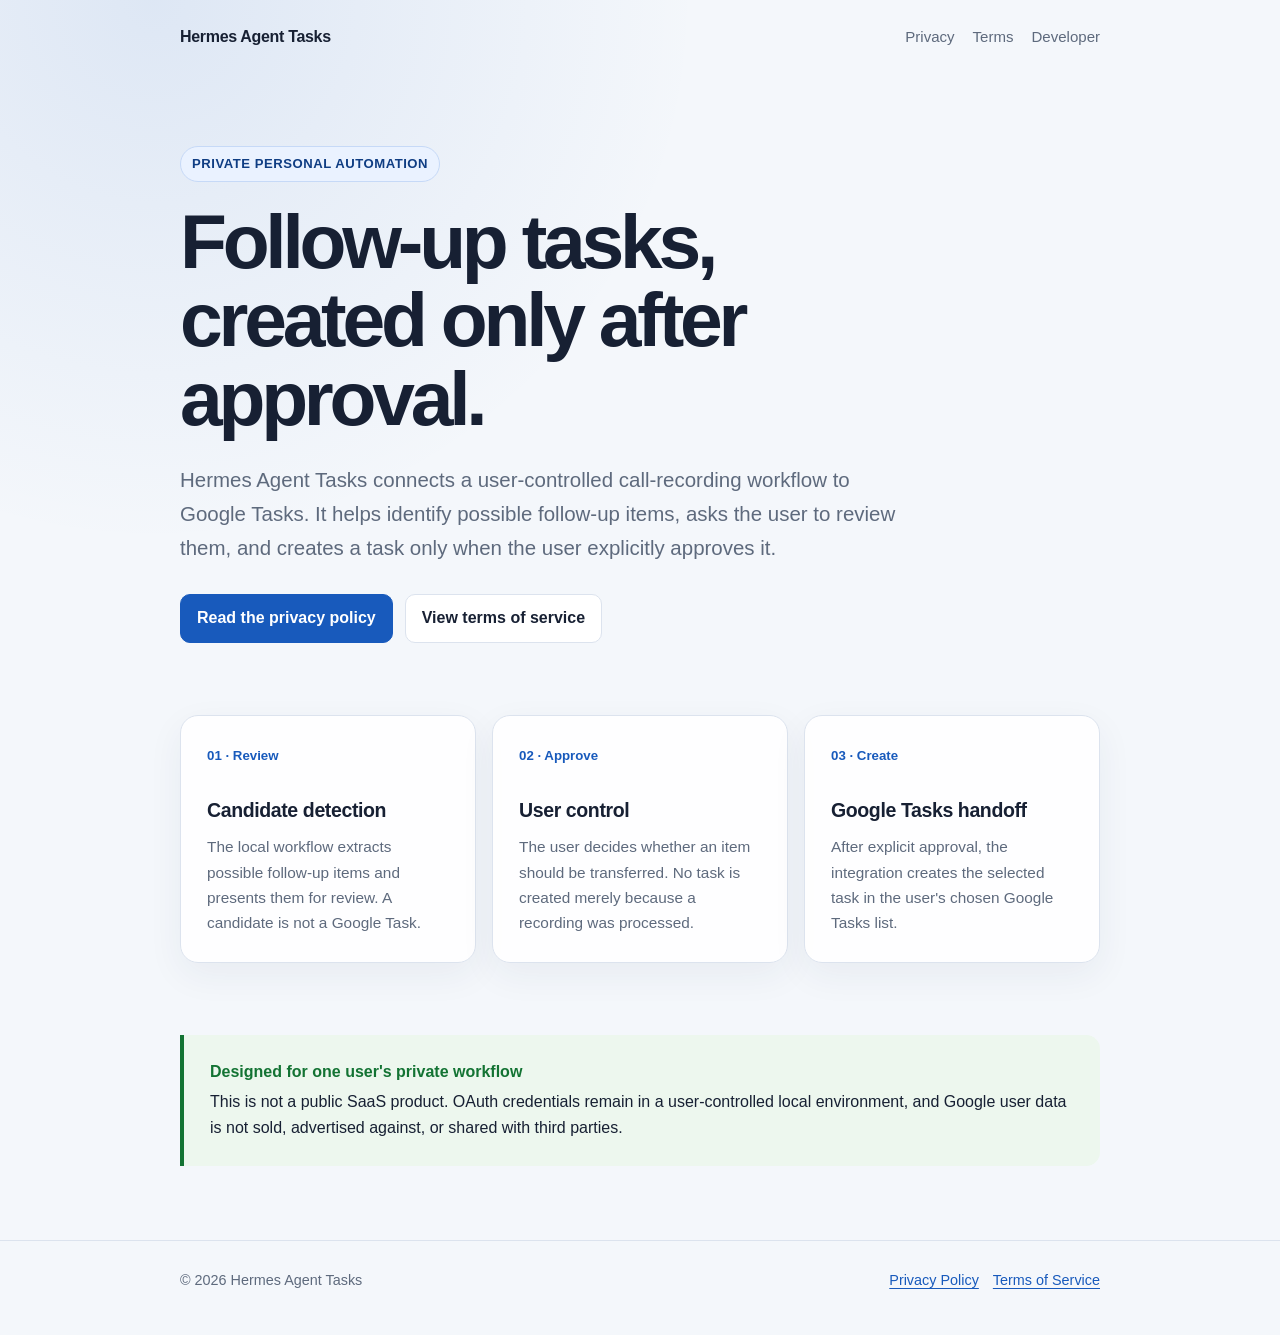
<file: index.html>
<!doctype html>
<html lang="en">
<head>
  <meta charset="utf-8">
  <meta name="viewport" content="width=device-width, initial-scale=1">
  <meta name="description" content="Hermes Agent Tasks is a private, user-controlled Google Tasks automation for approved follow-up items.">
  <meta name="theme-color" content="#185abc">
  <link rel="canonical" href="https://chunzae1989-design.github.io/">
  <link rel="stylesheet" href="./style.css">
  <title>Hermes Agent Tasks</title>
</head>
<body>
  <div class="shell">
    <nav class="nav" aria-label="Primary navigation">
      <a class="brand" href="./">Hermes Agent Tasks</a>
      <div class="nav-links">
        <a href="./privacy/">Privacy</a>
        <a href="./terms/">Terms</a>
        <a href="https://github.com/chunzae1989-design">Developer</a>
      </div>
    </nav>

    <main>
      <section class="hero">
        <span class="eyebrow">Private personal automation</span>
        <h1>Follow-up tasks, created only after approval.</h1>
        <p class="lede">
          Hermes Agent Tasks connects a user-controlled call-recording workflow to Google Tasks.
          It helps identify possible follow-up items, asks the user to review them, and creates a task only when the user explicitly approves it.
        </p>
        <div class="actions">
          <a class="button primary" href="./privacy/">Read the privacy policy</a>
          <a class="button" href="./terms/">View terms of service</a>
        </div>
      </section>

      <section class="grid" aria-label="How the integration works">
        <article class="card">
          <span class="number">01 · Review</span>
          <h2>Candidate detection</h2>
          <p>The local workflow extracts possible follow-up items and presents them for review. A candidate is not a Google Task.</p>
        </article>
        <article class="card">
          <span class="number">02 · Approve</span>
          <h2>User control</h2>
          <p>The user decides whether an item should be transferred. No task is created merely because a recording was processed.</p>
        </article>
        <article class="card">
          <span class="number">03 · Create</span>
          <h2>Google Tasks handoff</h2>
          <p>After explicit approval, the integration creates the selected task in the user's chosen Google Tasks list.</p>
        </article>
      </section>

      <aside class="notice">
        <strong>Designed for one user's private workflow</strong>
        This is not a public SaaS product. OAuth credentials remain in a user-controlled local environment, and Google user data is not sold, advertised against, or shared with third parties.
      </aside>
    </main>
  </div>

  <footer>
    <div class="shell">
      <span>© 2026 Hermes Agent Tasks</span>
      <nav aria-label="Legal navigation">
        <a href="./privacy/">Privacy Policy</a>
        <a href="./terms/">Terms of Service</a>
      </nav>
    </div>
  </footer>
</body>
</html>
</file>
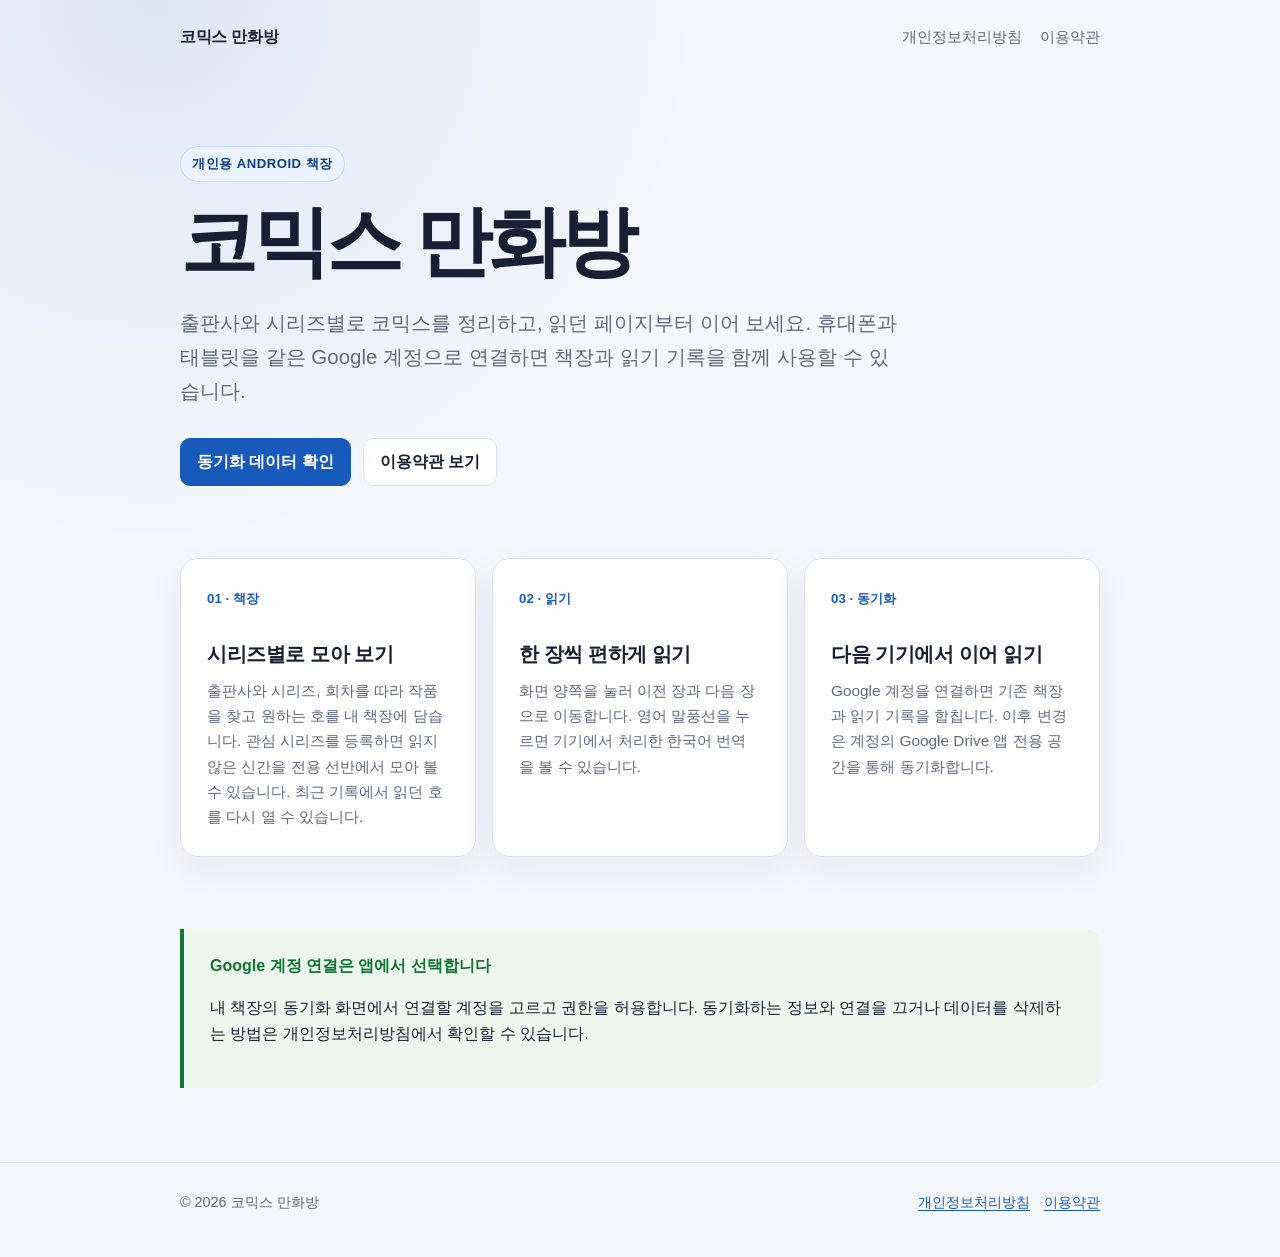
<file: comic-room/index.html>
<!doctype html>
<html lang="ko">
<head>
  <meta charset="utf-8">
  <meta name="viewport" content="width=device-width, initial-scale=1">
  <meta name="description" content="코믹스 만화방은 코믹스를 시리즈별로 정리하고, 같은 Google 계정으로 책장과 읽던 페이지를 이어 보는 개인용 Android 앱입니다.">
  <meta name="theme-color" content="#185abc">
  <link rel="canonical" href="https://chunzae1989-design.github.io/comic-room/">
  <link rel="stylesheet" href="../style.css">
  <title>코믹스 만화방 · Comic Room</title>
</head>
<body>
  <div class="shell">
    <nav class="nav" aria-label="주 메뉴">
      <a class="brand" href="./">코믹스 만화방</a>
      <div class="nav-links">
        <a href="./privacy/">개인정보처리방침</a>
        <a href="./terms/">이용약관</a>
      </div>
    </nav>
    <main>
      <section class="hero" aria-labelledby="app-title">
        <span class="eyebrow">개인용 Android 책장</span>
        <h1 id="app-title">코믹스 만화방</h1>
        <p class="lede">출판사와 시리즈별로 코믹스를 정리하고, 읽던 페이지부터 이어 보세요. 휴대폰과 태블릿을 같은 Google 계정으로 연결하면 책장과 읽기 기록을 함께 사용할 수 있습니다.</p>
        <div class="actions">
          <a class="button primary" href="./privacy/">동기화 데이터 확인</a>
          <a class="button" href="./terms/">이용약관 보기</a>
        </div>
      </section>
      <section class="grid" aria-label="앱에서 할 수 있는 일">
        <article class="card">
          <span class="number">01 · 책장</span>
          <h2>시리즈별로 모아 보기</h2>
          <p>출판사와 시리즈, 회차를 따라 작품을 찾고 원하는 호를 내 책장에 담습니다. 관심 시리즈를 등록하면 읽지 않은 신간을 전용 선반에서 모아 볼 수 있습니다. 최근 기록에서 읽던 호를 다시 열 수 있습니다.</p>
        </article>
        <article class="card">
          <span class="number">02 · 읽기</span>
          <h2>한 장씩 편하게 읽기</h2>
          <p>화면 양쪽을 눌러 이전 장과 다음 장으로 이동합니다. 영어 말풍선을 누르면 기기에서 처리한 한국어 번역을 볼 수 있습니다.</p>
        </article>
        <article class="card">
          <span class="number">03 · 동기화</span>
          <h2>다음 기기에서 이어 읽기</h2>
          <p>Google 계정을 연결하면 기존 책장과 읽기 기록을 합칩니다. 이후 변경은 계정의 Google Drive 앱 전용 공간을 통해 동기화합니다.</p>
        </article>
      </section>
      <aside class="notice">
        <strong>Google 계정 연결은 앱에서 선택합니다</strong>
        <p>내 책장의 동기화 화면에서 연결할 계정을 고르고 권한을 허용합니다. 동기화하는 정보와 연결을 끄거나 데이터를 삭제하는 방법은 개인정보처리방침에서 확인할 수 있습니다.</p>
      </aside>
    </main>
  </div>
  <footer>
    <div class="shell">
      <span>© 2026 코믹스 만화방</span>
      <nav aria-label="안내 문서">
        <a href="./privacy/">개인정보처리방침</a>
        <a href="./terms/">이용약관</a>
      </nav>
    </div>
  </footer>
</body>
</html>
</file>
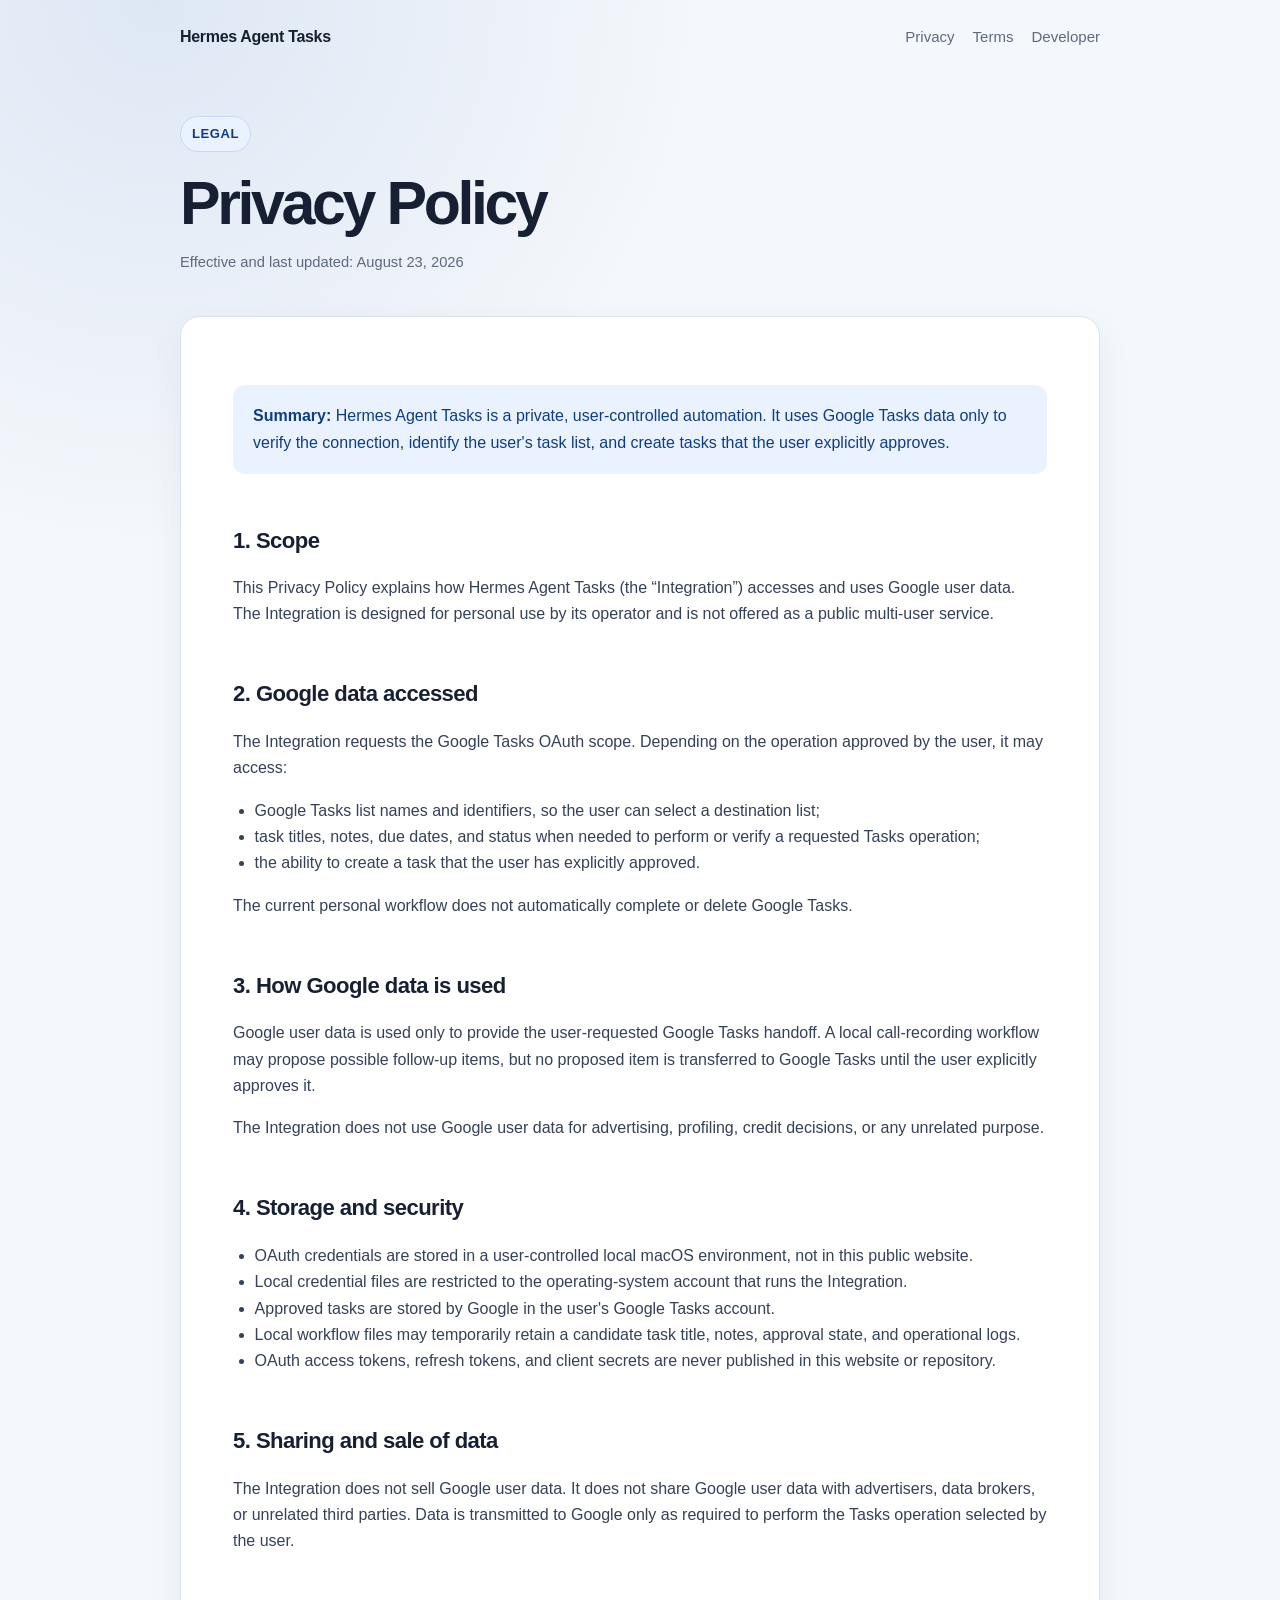
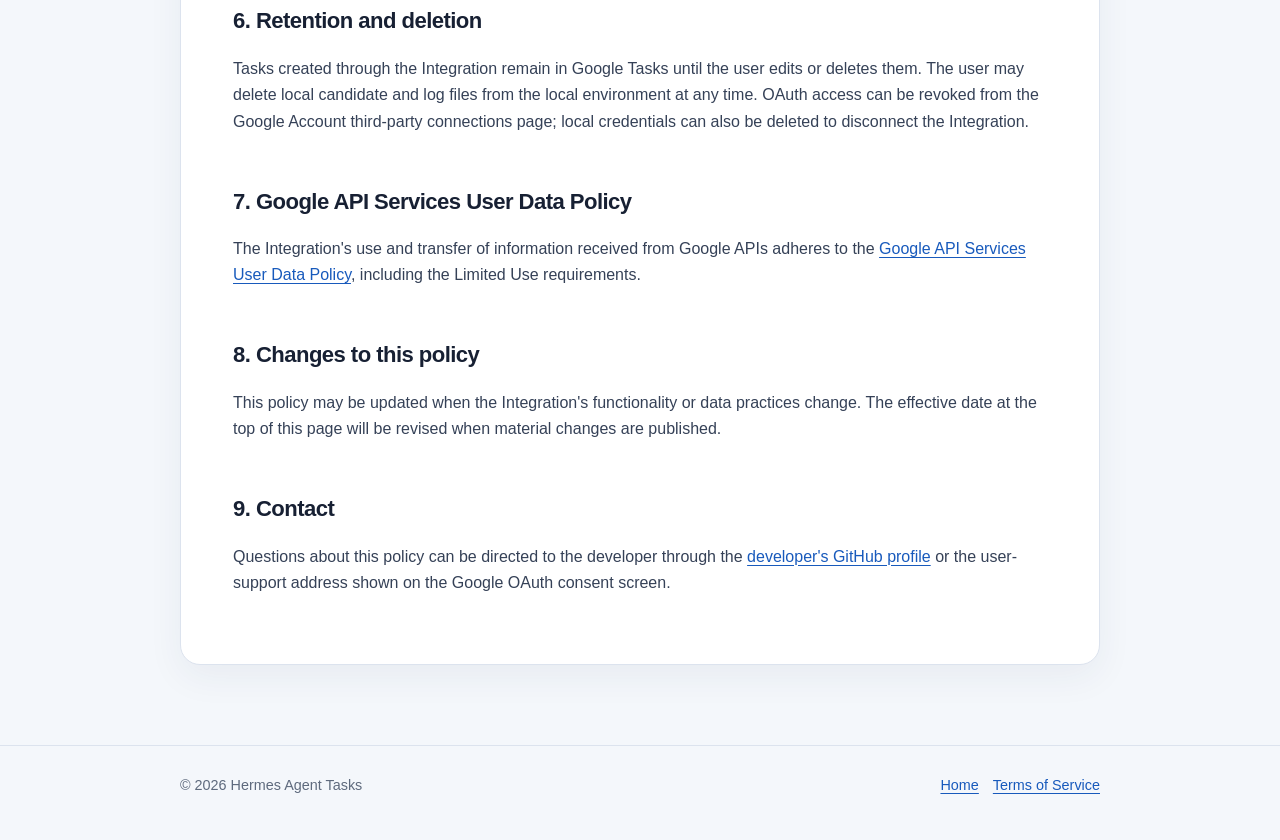
<file: privacy/index.html>
<!doctype html>
<html lang="en">
<head>
  <meta charset="utf-8">
  <meta name="viewport" content="width=device-width, initial-scale=1">
  <meta name="description" content="Privacy Policy for the Hermes Agent Tasks Google Tasks integration.">
  <meta name="theme-color" content="#185abc">
  <link rel="canonical" href="https://chunzae1989-design.github.io/privacy/">
  <link rel="stylesheet" href="../style.css">
  <title>Privacy Policy · Hermes Agent Tasks</title>
</head>
<body>
  <div class="shell">
    <nav class="nav" aria-label="Primary navigation">
      <a class="brand" href="../">Hermes Agent Tasks</a>
      <div class="nav-links">
        <a href="./" aria-current="page">Privacy</a>
        <a href="../terms/">Terms</a>
        <a href="https://github.com/chunzae1989-design">Developer</a>
      </div>
    </nav>

    <main class="document">
      <header>
        <span class="eyebrow">Legal</span>
        <h1>Privacy Policy</h1>
        <p class="updated">Effective and last updated: August 23, 2026</p>
      </header>

      <article class="prose">
        <p class="summary"><strong>Summary:</strong> Hermes Agent Tasks is a private, user-controlled automation. It uses Google Tasks data only to verify the connection, identify the user's task list, and create tasks that the user explicitly approves.</p>

        <h2>1. Scope</h2>
        <p>This Privacy Policy explains how Hermes Agent Tasks (the “Integration”) accesses and uses Google user data. The Integration is designed for personal use by its operator and is not offered as a public multi-user service.</p>

        <h2>2. Google data accessed</h2>
        <p>The Integration requests the Google Tasks OAuth scope. Depending on the operation approved by the user, it may access:</p>
        <ul>
          <li>Google Tasks list names and identifiers, so the user can select a destination list;</li>
          <li>task titles, notes, due dates, and status when needed to perform or verify a requested Tasks operation;</li>
          <li>the ability to create a task that the user has explicitly approved.</li>
        </ul>
        <p>The current personal workflow does not automatically complete or delete Google Tasks.</p>

        <h2>3. How Google data is used</h2>
        <p>Google user data is used only to provide the user-requested Google Tasks handoff. A local call-recording workflow may propose possible follow-up items, but no proposed item is transferred to Google Tasks until the user explicitly approves it.</p>
        <p>The Integration does not use Google user data for advertising, profiling, credit decisions, or any unrelated purpose.</p>

        <h2>4. Storage and security</h2>
        <ul>
          <li>OAuth credentials are stored in a user-controlled local macOS environment, not in this public website.</li>
          <li>Local credential files are restricted to the operating-system account that runs the Integration.</li>
          <li>Approved tasks are stored by Google in the user's Google Tasks account.</li>
          <li>Local workflow files may temporarily retain a candidate task title, notes, approval state, and operational logs.</li>
          <li>OAuth access tokens, refresh tokens, and client secrets are never published in this website or repository.</li>
        </ul>

        <h2>5. Sharing and sale of data</h2>
        <p>The Integration does not sell Google user data. It does not share Google user data with advertisers, data brokers, or unrelated third parties. Data is transmitted to Google only as required to perform the Tasks operation selected by the user.</p>

        <h2>6. Retention and deletion</h2>
        <p>Tasks created through the Integration remain in Google Tasks until the user edits or deletes them. The user may delete local candidate and log files from the local environment at any time. OAuth access can be revoked from the Google Account third-party connections page; local credentials can also be deleted to disconnect the Integration.</p>

        <h2>7. Google API Services User Data Policy</h2>
        <p>The Integration's use and transfer of information received from Google APIs adheres to the <a href="https://developers.google.com/terms/api-services-user-data-policy">Google API Services User Data Policy</a>, including the Limited Use requirements.</p>

        <h2>8. Changes to this policy</h2>
        <p>This policy may be updated when the Integration's functionality or data practices change. The effective date at the top of this page will be revised when material changes are published.</p>

        <h2>9. Contact</h2>
        <p>Questions about this policy can be directed to the developer through the <a href="https://github.com/chunzae1989-design">developer's GitHub profile</a> or the user-support address shown on the Google OAuth consent screen.</p>
      </article>
    </main>
  </div>

  <footer>
    <div class="shell">
      <span>© 2026 Hermes Agent Tasks</span>
      <nav aria-label="Legal navigation">
        <a href="../">Home</a>
        <a href="../terms/">Terms of Service</a>
      </nav>
    </div>
  </footer>
</body>
</html>
</file>
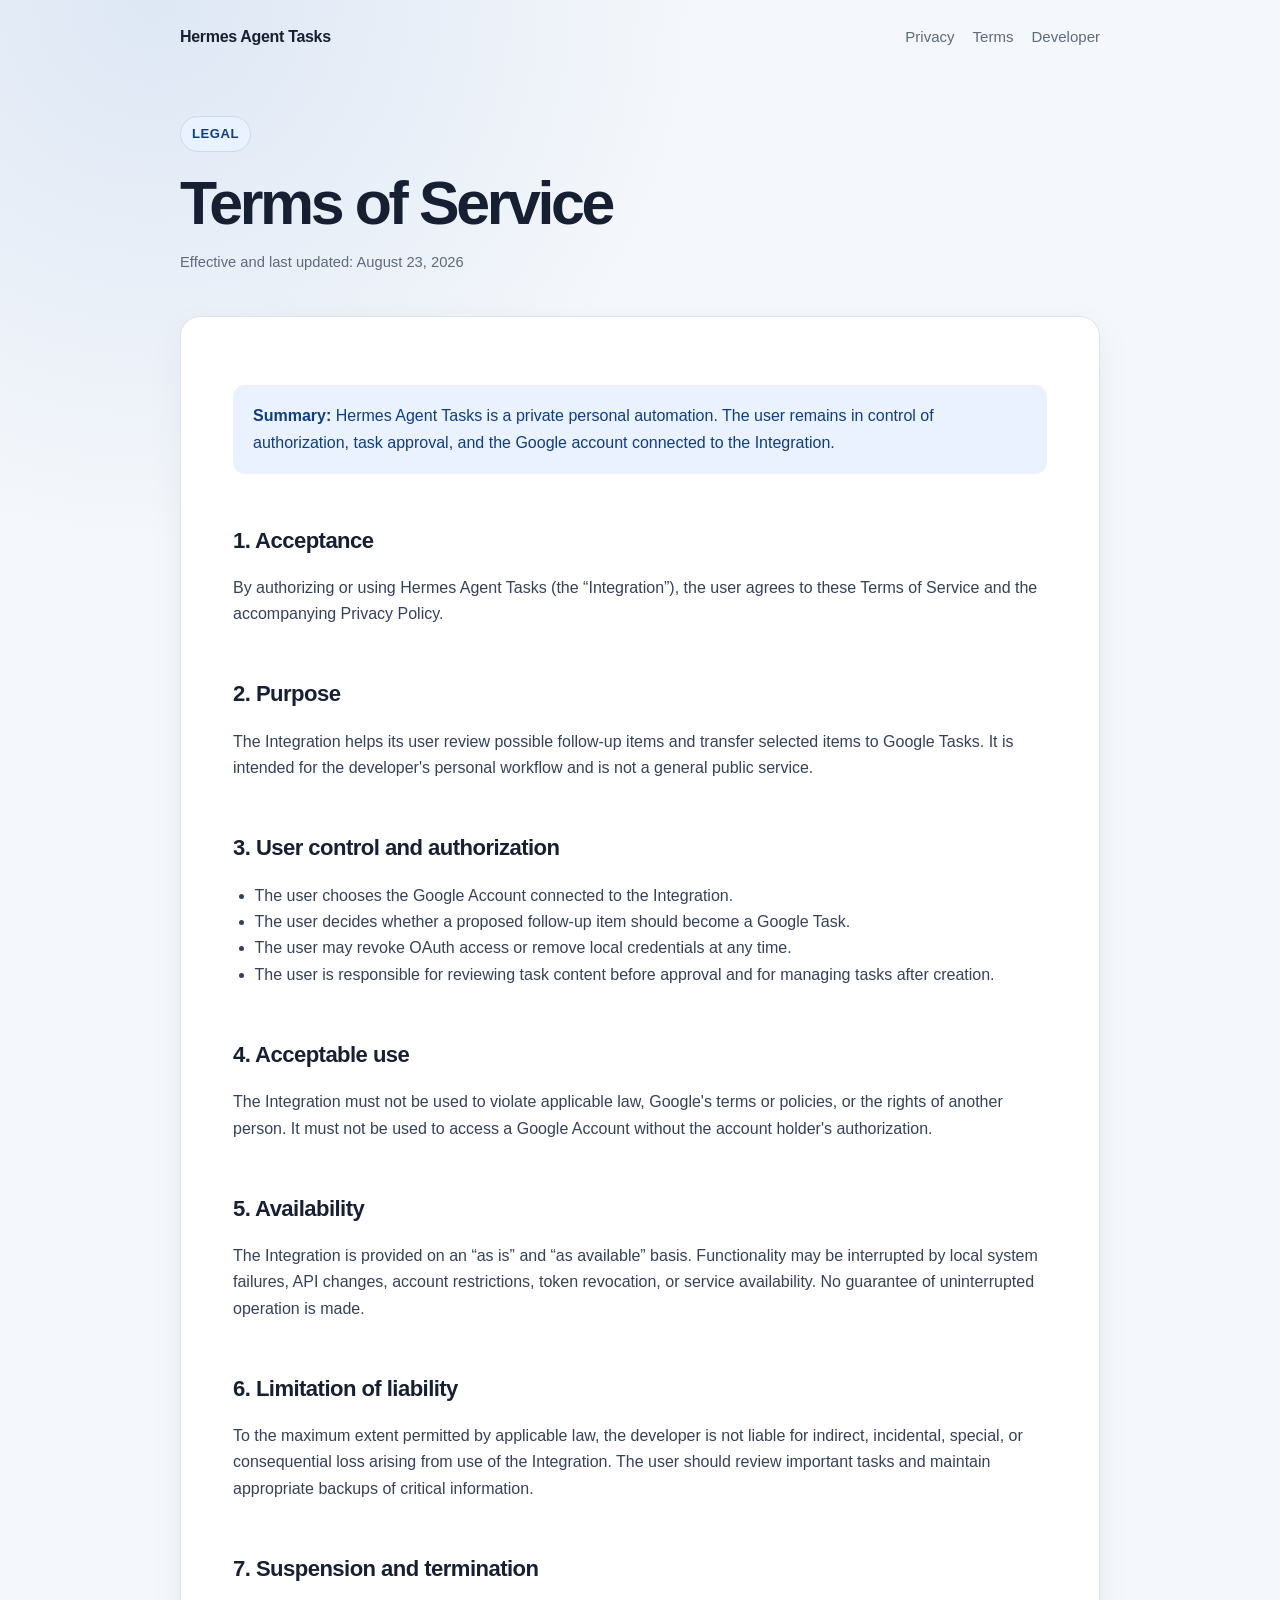
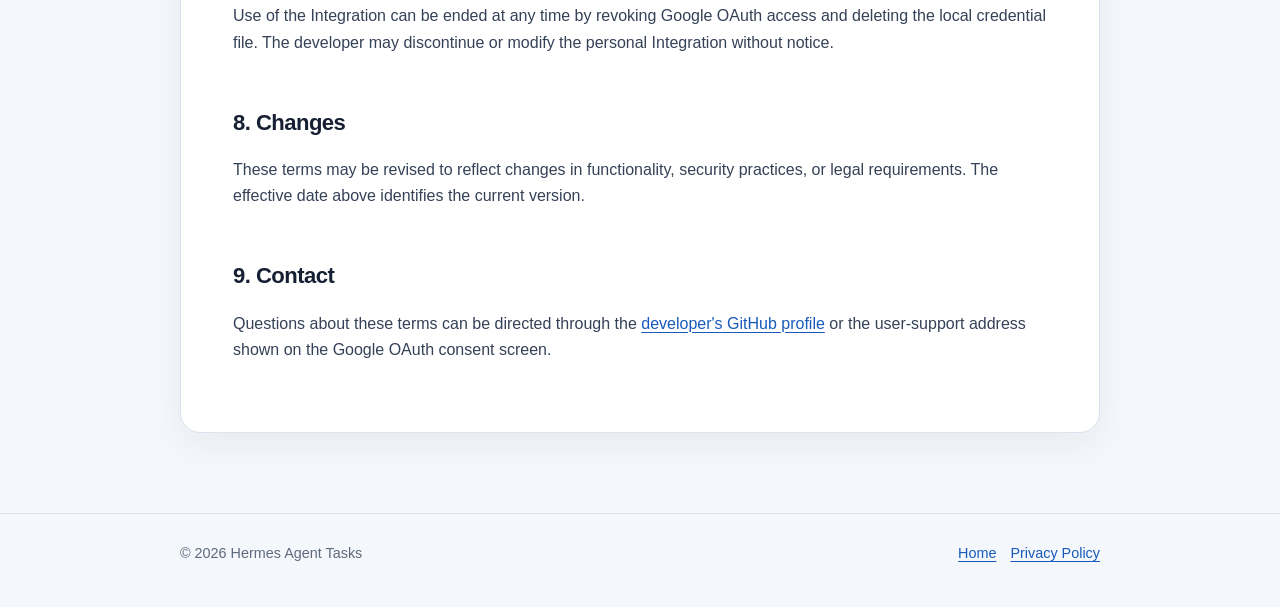
<file: terms/index.html>
<!doctype html>
<html lang="en">
<head>
  <meta charset="utf-8">
  <meta name="viewport" content="width=device-width, initial-scale=1">
  <meta name="description" content="Terms of Service for the Hermes Agent Tasks Google Tasks integration.">
  <meta name="theme-color" content="#185abc">
  <link rel="canonical" href="https://chunzae1989-design.github.io/terms/">
  <link rel="stylesheet" href="../style.css">
  <title>Terms of Service · Hermes Agent Tasks</title>
</head>
<body>
  <div class="shell">
    <nav class="nav" aria-label="Primary navigation">
      <a class="brand" href="../">Hermes Agent Tasks</a>
      <div class="nav-links">
        <a href="../privacy/">Privacy</a>
        <a href="./" aria-current="page">Terms</a>
        <a href="https://github.com/chunzae1989-design">Developer</a>
      </div>
    </nav>

    <main class="document">
      <header>
        <span class="eyebrow">Legal</span>
        <h1>Terms of Service</h1>
        <p class="updated">Effective and last updated: August 23, 2026</p>
      </header>

      <article class="prose">
        <p class="summary"><strong>Summary:</strong> Hermes Agent Tasks is a private personal automation. The user remains in control of authorization, task approval, and the Google account connected to the Integration.</p>

        <h2>1. Acceptance</h2>
        <p>By authorizing or using Hermes Agent Tasks (the “Integration”), the user agrees to these Terms of Service and the accompanying Privacy Policy.</p>

        <h2>2. Purpose</h2>
        <p>The Integration helps its user review possible follow-up items and transfer selected items to Google Tasks. It is intended for the developer's personal workflow and is not a general public service.</p>

        <h2>3. User control and authorization</h2>
        <ul>
          <li>The user chooses the Google Account connected to the Integration.</li>
          <li>The user decides whether a proposed follow-up item should become a Google Task.</li>
          <li>The user may revoke OAuth access or remove local credentials at any time.</li>
          <li>The user is responsible for reviewing task content before approval and for managing tasks after creation.</li>
        </ul>

        <h2>4. Acceptable use</h2>
        <p>The Integration must not be used to violate applicable law, Google's terms or policies, or the rights of another person. It must not be used to access a Google Account without the account holder's authorization.</p>

        <h2>5. Availability</h2>
        <p>The Integration is provided on an “as is” and “as available” basis. Functionality may be interrupted by local system failures, API changes, account restrictions, token revocation, or service availability. No guarantee of uninterrupted operation is made.</p>

        <h2>6. Limitation of liability</h2>
        <p>To the maximum extent permitted by applicable law, the developer is not liable for indirect, incidental, special, or consequential loss arising from use of the Integration. The user should review important tasks and maintain appropriate backups of critical information.</p>

        <h2>7. Suspension and termination</h2>
        <p>Use of the Integration can be ended at any time by revoking Google OAuth access and deleting the local credential file. The developer may discontinue or modify the personal Integration without notice.</p>

        <h2>8. Changes</h2>
        <p>These terms may be revised to reflect changes in functionality, security practices, or legal requirements. The effective date above identifies the current version.</p>

        <h2>9. Contact</h2>
        <p>Questions about these terms can be directed through the <a href="https://github.com/chunzae1989-design">developer's GitHub profile</a> or the user-support address shown on the Google OAuth consent screen.</p>
      </article>
    </main>
  </div>

  <footer>
    <div class="shell">
      <span>© 2026 Hermes Agent Tasks</span>
      <nav aria-label="Legal navigation">
        <a href="../">Home</a>
        <a href="../privacy/">Privacy Policy</a>
      </nav>
    </div>
  </footer>
</body>
</html>
</file>
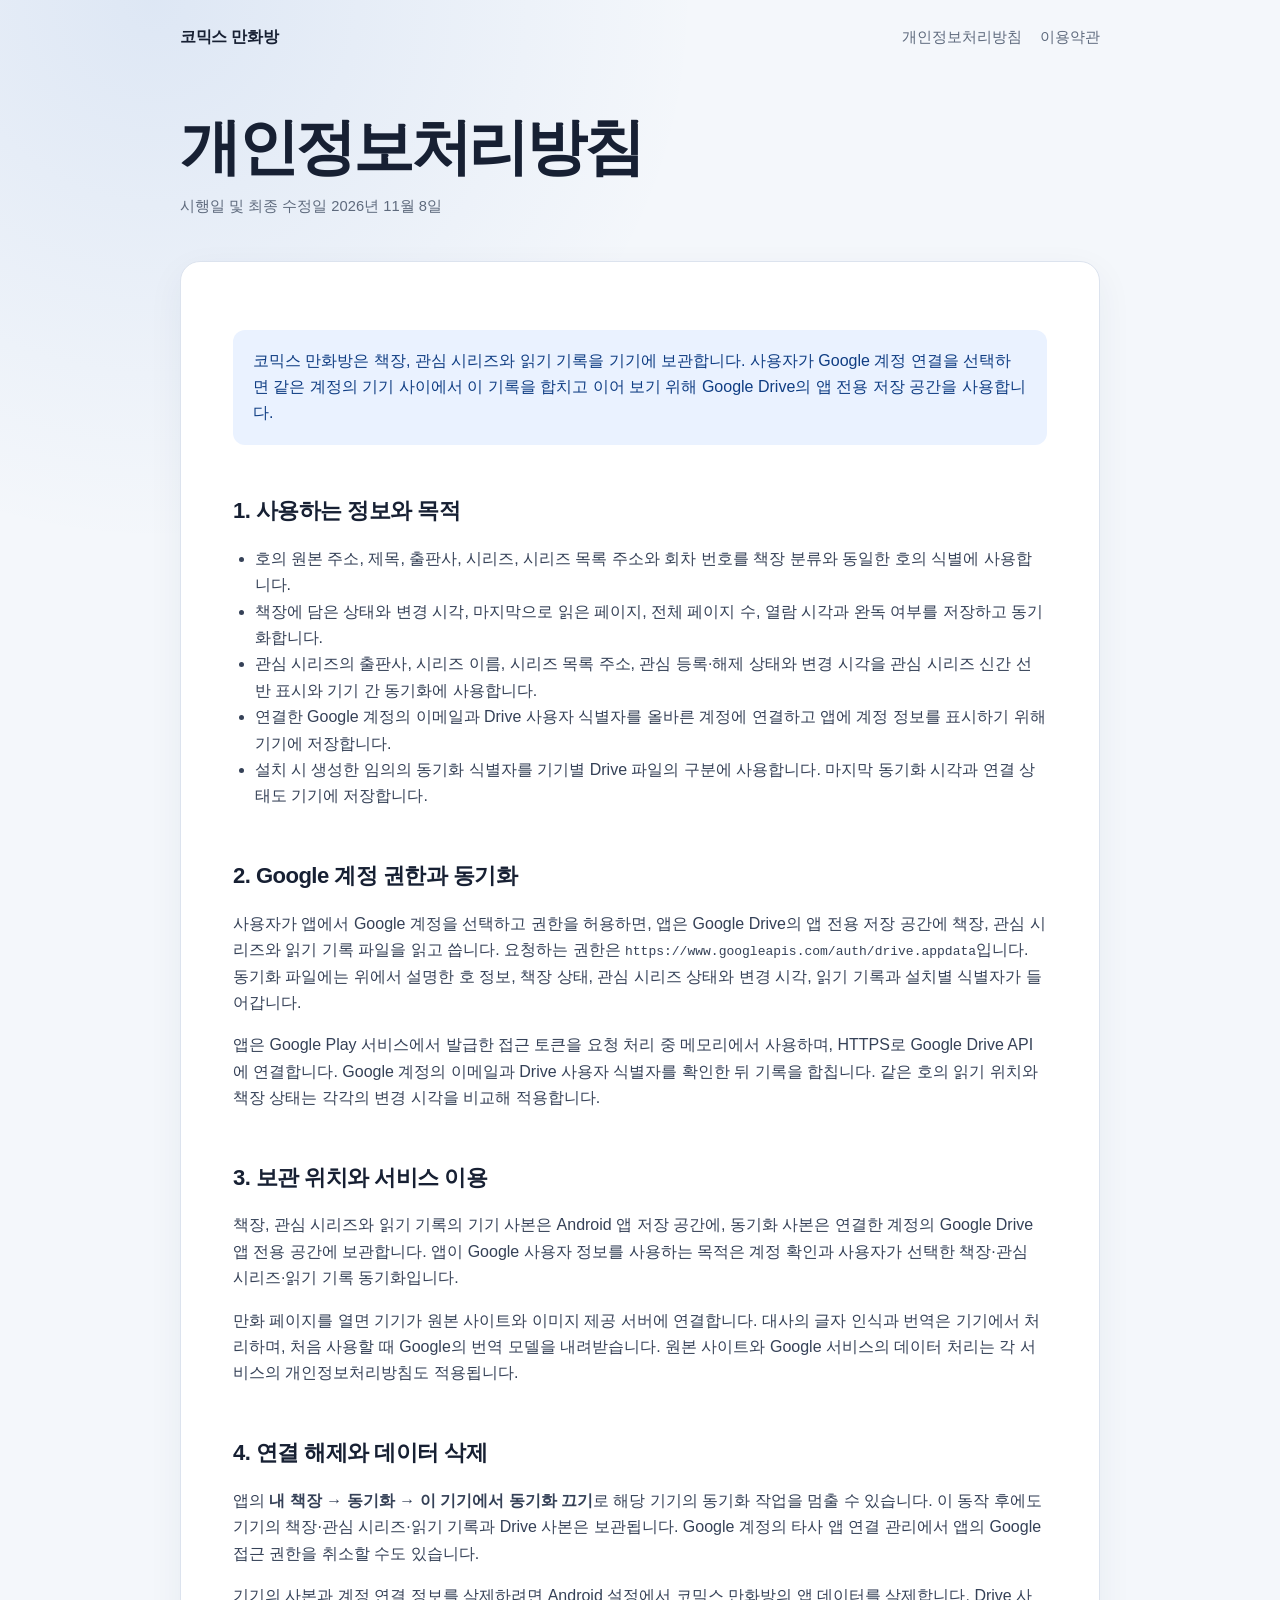
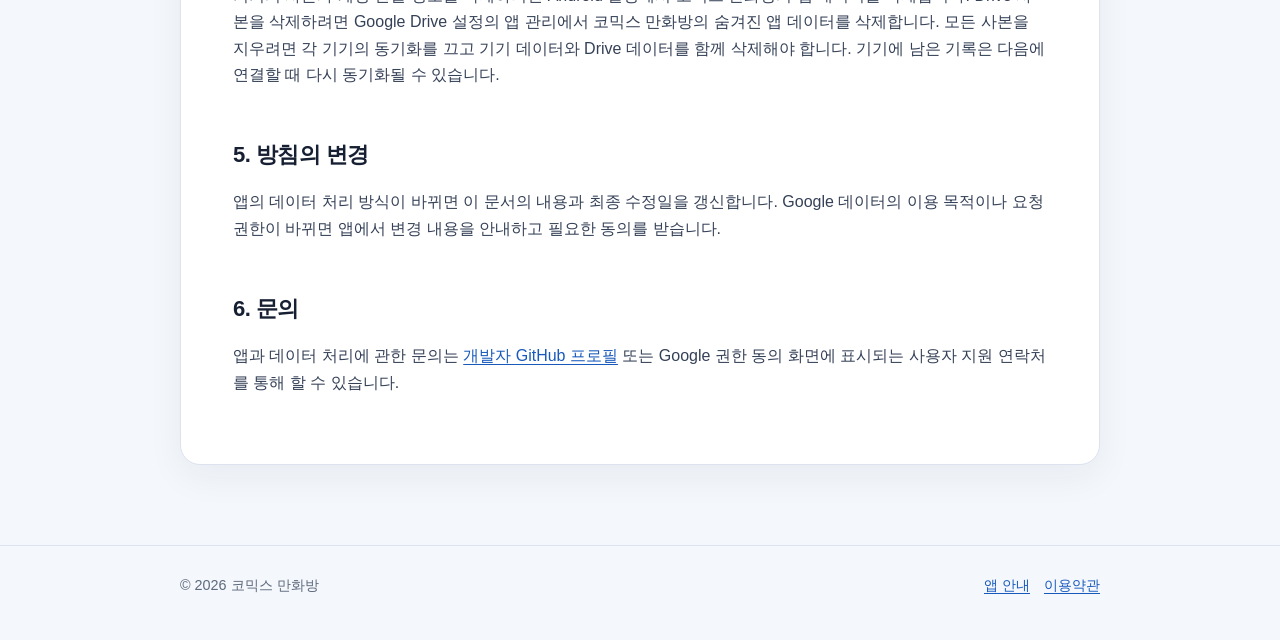
<file: comic-room/privacy/index.html>
<!doctype html>
<html lang="ko">
<head>
  <meta charset="utf-8">
  <meta name="viewport" content="width=device-width, initial-scale=1">
  <meta name="description" content="코믹스 만화방의 Google 계정 연결, 책장·관심 시리즈·읽기 기록 동기화, 데이터 보관 및 삭제 안내입니다.">
  <meta name="theme-color" content="#185abc">
  <link rel="canonical" href="https://chunzae1989-design.github.io/comic-room/privacy/">
  <link rel="stylesheet" href="../../style.css">
  <title>개인정보처리방침 · 코믹스 만화방</title>
</head>
<body>
  <div class="shell">
    <nav class="nav" aria-label="주 메뉴">
      <a class="brand" href="../">코믹스 만화방</a>
      <div class="nav-links">
        <a href="./" aria-current="page">개인정보처리방침</a>
        <a href="../terms/">이용약관</a>
      </div>
    </nav>
    <main class="document">
      <header>
        <h1>개인정보처리방침</h1>
        <p class="updated">시행일 및 최종 수정일 2026년 11월 8일</p>
      </header>
      <article class="prose" aria-label="개인정보처리방침 본문">
        <p class="summary">코믹스 만화방은 책장, 관심 시리즈와 읽기 기록을 기기에 보관합니다. 사용자가 Google 계정 연결을 선택하면 같은 계정의 기기 사이에서 이 기록을 합치고 이어 보기 위해 Google Drive의 앱 전용 저장 공간을 사용합니다.</p>
        <h2>1. 사용하는 정보와 목적</h2>
        <ul>
          <li>호의 원본 주소, 제목, 출판사, 시리즈, 시리즈 목록 주소와 회차 번호를 책장 분류와 동일한 호의 식별에 사용합니다.</li>
          <li>책장에 담은 상태와 변경 시각, 마지막으로 읽은 페이지, 전체 페이지 수, 열람 시각과 완독 여부를 저장하고 동기화합니다.</li>
          <li>관심 시리즈의 출판사, 시리즈 이름, 시리즈 목록 주소, 관심 등록·해제 상태와 변경 시각을 관심 시리즈 신간 선반 표시와 기기 간 동기화에 사용합니다.</li>
          <li>연결한 Google 계정의 이메일과 Drive 사용자 식별자를 올바른 계정에 연결하고 앱에 계정 정보를 표시하기 위해 기기에 저장합니다.</li>
          <li>설치 시 생성한 임의의 동기화 식별자를 기기별 Drive 파일의 구분에 사용합니다. 마지막 동기화 시각과 연결 상태도 기기에 저장합니다.</li>
        </ul>
        <h2>2. Google 계정 권한과 동기화</h2>
        <p>사용자가 앱에서 Google 계정을 선택하고 권한을 허용하면, 앱은 Google Drive의 앱 전용 저장 공간에 책장, 관심 시리즈와 읽기 기록 파일을 읽고 씁니다. 요청하는 권한은 <code>https://www.googleapis.com/auth/drive.appdata</code>입니다. 동기화 파일에는 위에서 설명한 호 정보, 책장 상태, 관심 시리즈 상태와 변경 시각, 읽기 기록과 설치별 식별자가 들어갑니다.</p>
        <p>앱은 Google Play 서비스에서 발급한 접근 토큰을 요청 처리 중 메모리에서 사용하며, HTTPS로 Google Drive API에 연결합니다. Google 계정의 이메일과 Drive 사용자 식별자를 확인한 뒤 기록을 합칩니다. 같은 호의 읽기 위치와 책장 상태는 각각의 변경 시각을 비교해 적용합니다.</p>
        <h2>3. 보관 위치와 서비스 이용</h2>
        <p>책장, 관심 시리즈와 읽기 기록의 기기 사본은 Android 앱 저장 공간에, 동기화 사본은 연결한 계정의 Google Drive 앱 전용 공간에 보관합니다. 앱이 Google 사용자 정보를 사용하는 목적은 계정 확인과 사용자가 선택한 책장·관심 시리즈·읽기 기록 동기화입니다.</p>
        <p>만화 페이지를 열면 기기가 원본 사이트와 이미지 제공 서버에 연결합니다. 대사의 글자 인식과 번역은 기기에서 처리하며, 처음 사용할 때 Google의 번역 모델을 내려받습니다. 원본 사이트와 Google 서비스의 데이터 처리는 각 서비스의 개인정보처리방침도 적용됩니다.</p>
        <h2>4. 연결 해제와 데이터 삭제</h2>
        <p>앱의 <strong>내 책장 → 동기화 → 이 기기에서 동기화 끄기</strong>로 해당 기기의 동기화 작업을 멈출 수 있습니다. 이 동작 후에도 기기의 책장·관심 시리즈·읽기 기록과 Drive 사본은 보관됩니다. Google 계정의 타사 앱 연결 관리에서 앱의 Google 접근 권한을 취소할 수도 있습니다.</p>
        <p>기기의 사본과 계정 연결 정보를 삭제하려면 Android 설정에서 코믹스 만화방의 앱 데이터를 삭제합니다. Drive 사본을 삭제하려면 Google Drive 설정의 앱 관리에서 코믹스 만화방의 숨겨진 앱 데이터를 삭제합니다. 모든 사본을 지우려면 각 기기의 동기화를 끄고 기기 데이터와 Drive 데이터를 함께 삭제해야 합니다. 기기에 남은 기록은 다음에 연결할 때 다시 동기화될 수 있습니다.</p>
        <h2>5. 방침의 변경</h2>
        <p>앱의 데이터 처리 방식이 바뀌면 이 문서의 내용과 최종 수정일을 갱신합니다. Google 데이터의 이용 목적이나 요청 권한이 바뀌면 앱에서 변경 내용을 안내하고 필요한 동의를 받습니다.</p>
        <h2>6. 문의</h2>
        <p>앱과 데이터 처리에 관한 문의는 <a href="https://github.com/chunzae1989-design">개발자 GitHub 프로필</a> 또는 Google 권한 동의 화면에 표시되는 사용자 지원 연락처를 통해 할 수 있습니다.</p>
      </article>
    </main>
  </div>
  <footer>
    <div class="shell">
      <span>© 2026 코믹스 만화방</span>
      <nav aria-label="안내 문서">
        <a href="../">앱 안내</a>
        <a href="../terms/">이용약관</a>
      </nav>
    </div>
  </footer>
</body>
</html>
</file>
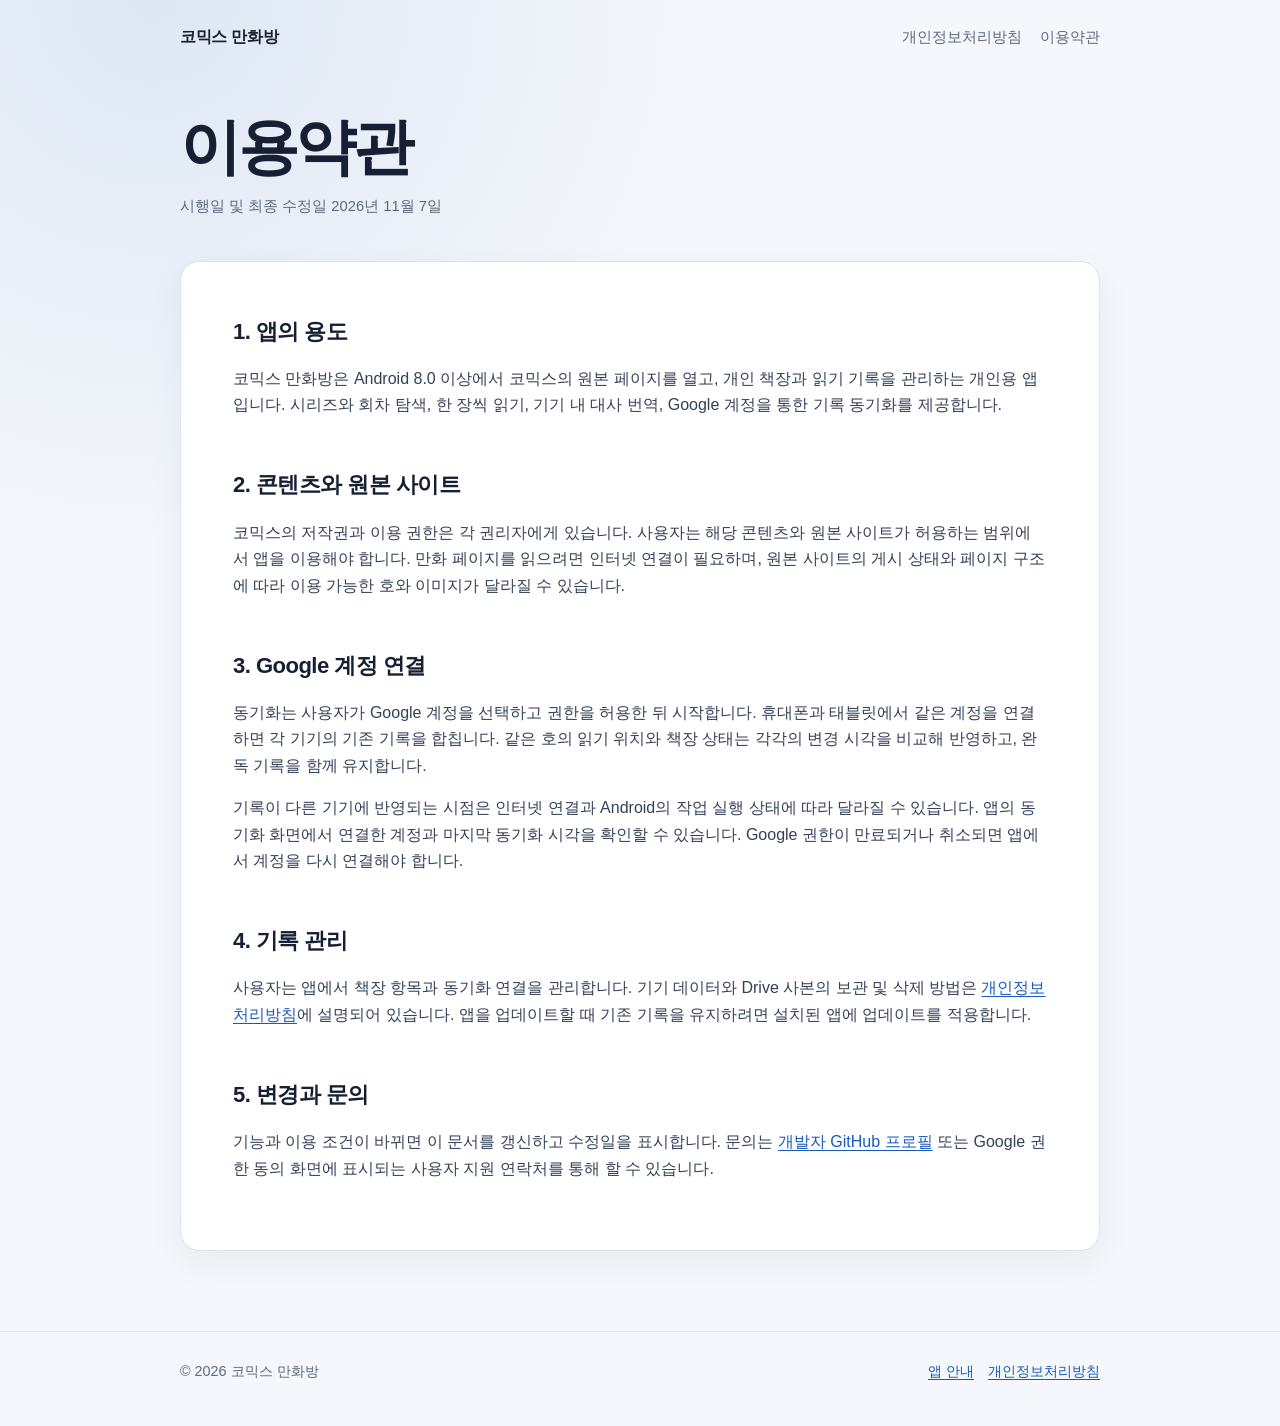
<file: comic-room/terms/index.html>
<!doctype html>
<html lang="ko">
<head>
  <meta charset="utf-8">
  <meta name="viewport" content="width=device-width, initial-scale=1">
  <meta name="description" content="개인용 Android 앱 코믹스 만화방의 이용 조건과 계정 연결 및 기록 관리 안내입니다.">
  <meta name="theme-color" content="#185abc">
  <link rel="canonical" href="https://chunzae1989-design.github.io/comic-room/terms/">
  <link rel="stylesheet" href="../../style.css">
  <title>이용약관 · 코믹스 만화방</title>
</head>
<body>
  <div class="shell">
    <nav class="nav" aria-label="주 메뉴">
      <a class="brand" href="../">코믹스 만화방</a>
      <div class="nav-links">
        <a href="../privacy/">개인정보처리방침</a>
        <a href="./" aria-current="page">이용약관</a>
      </div>
    </nav>
    <main class="document">
      <header>
        <h1>이용약관</h1>
        <p class="updated">시행일 및 최종 수정일 2026년 11월 7일</p>
      </header>
      <article class="prose" aria-label="이용약관 본문">
        <h2>1. 앱의 용도</h2>
        <p>코믹스 만화방은 Android 8.0 이상에서 코믹스의 원본 페이지를 열고, 개인 책장과 읽기 기록을 관리하는 개인용 앱입니다. 시리즈와 회차 탐색, 한 장씩 읽기, 기기 내 대사 번역, Google 계정을 통한 기록 동기화를 제공합니다.</p>
        <h2>2. 콘텐츠와 원본 사이트</h2>
        <p>코믹스의 저작권과 이용 권한은 각 권리자에게 있습니다. 사용자는 해당 콘텐츠와 원본 사이트가 허용하는 범위에서 앱을 이용해야 합니다. 만화 페이지를 읽으려면 인터넷 연결이 필요하며, 원본 사이트의 게시 상태와 페이지 구조에 따라 이용 가능한 호와 이미지가 달라질 수 있습니다.</p>
        <h2>3. Google 계정 연결</h2>
        <p>동기화는 사용자가 Google 계정을 선택하고 권한을 허용한 뒤 시작합니다. 휴대폰과 태블릿에서 같은 계정을 연결하면 각 기기의 기존 기록을 합칩니다. 같은 호의 읽기 위치와 책장 상태는 각각의 변경 시각을 비교해 반영하고, 완독 기록을 함께 유지합니다.</p>
        <p>기록이 다른 기기에 반영되는 시점은 인터넷 연결과 Android의 작업 실행 상태에 따라 달라질 수 있습니다. 앱의 동기화 화면에서 연결한 계정과 마지막 동기화 시각을 확인할 수 있습니다. Google 권한이 만료되거나 취소되면 앱에서 계정을 다시 연결해야 합니다.</p>
        <h2>4. 기록 관리</h2>
        <p>사용자는 앱에서 책장 항목과 동기화 연결을 관리합니다. 기기 데이터와 Drive 사본의 보관 및 삭제 방법은 <a href="../privacy/">개인정보처리방침</a>에 설명되어 있습니다. 앱을 업데이트할 때 기존 기록을 유지하려면 설치된 앱에 업데이트를 적용합니다.</p>
        <h2>5. 변경과 문의</h2>
        <p>기능과 이용 조건이 바뀌면 이 문서를 갱신하고 수정일을 표시합니다. 문의는 <a href="https://github.com/chunzae1989-design">개발자 GitHub 프로필</a> 또는 Google 권한 동의 화면에 표시되는 사용자 지원 연락처를 통해 할 수 있습니다.</p>
      </article>
    </main>
  </div>
  <footer>
    <div class="shell">
      <span>© 2026 코믹스 만화방</span>
      <nav aria-label="안내 문서">
        <a href="../">앱 안내</a>
        <a href="../privacy/">개인정보처리방침</a>
      </nav>
    </div>
  </footer>
</body>
</html>
</file>
<file: style.css>
:root {
  --bg: #f4f7fb;
  --surface: #ffffff;
  --ink: #172033;
  --muted: #5e6a7d;
  --line: #dce3ee;
  --brand: #185abc;
  --brand-dark: #0f3d83;
  --soft: #eaf2ff;
  --success: #137333;
  color-scheme: light;
}

* { box-sizing: border-box; }
html { scroll-behavior: smooth; }
body {
  margin: 0;
  background:
    radial-gradient(circle at 12% 0%, rgba(24,90,188,.10), transparent 34rem),
    var(--bg);
  color: var(--ink);
  font-family: -apple-system, BlinkMacSystemFont, "Segoe UI", Roboto, Helvetica, Arial, sans-serif;
  line-height: 1.65;
}

a { color: var(--brand); text-underline-offset: .18em; }
a:hover { color: var(--brand-dark); }

.shell { width: min(920px, calc(100% - 36px)); margin: 0 auto; }
.nav {
  display: flex;
  align-items: center;
  justify-content: space-between;
  gap: 20px;
  padding: 24px 0;
}
.brand { color: var(--ink); font-weight: 750; text-decoration: none; letter-spacing: -.02em; }
.nav-links { display: flex; flex-wrap: wrap; gap: 18px; font-size: .94rem; }
.nav-links a { color: var(--muted); text-decoration: none; }
.nav-links a:hover { color: var(--brand); }

.hero { padding: 72px 0 44px; }
.eyebrow {
  display: inline-flex;
  align-items: center;
  gap: 8px;
  margin-bottom: 20px;
  padding: 6px 11px;
  border: 1px solid #c6d9f7;
  border-radius: 999px;
  background: var(--soft);
  color: var(--brand-dark);
  font-size: .82rem;
  font-weight: 700;
  letter-spacing: .04em;
  text-transform: uppercase;
}
h1 { max-width: 760px; margin: 0; font-size: clamp(2.35rem, 7vw, 4.8rem); line-height: 1.02; letter-spacing: -.055em; }
.lede { max-width: 720px; margin: 26px 0 0; color: var(--muted); font-size: clamp(1.08rem, 2.2vw, 1.28rem); }
.actions { display: flex; flex-wrap: wrap; gap: 12px; margin-top: 30px; }
.button {
  display: inline-flex;
  align-items: center;
  justify-content: center;
  min-height: 44px;
  padding: 10px 16px;
  border: 1px solid var(--line);
  border-radius: 10px;
  background: var(--surface);
  color: var(--ink);
  font-weight: 650;
  text-decoration: none;
}
.button.primary { border-color: var(--brand); background: var(--brand); color: #fff; }

.grid { display: grid; grid-template-columns: repeat(3, 1fr); gap: 16px; padding: 28px 0 72px; }
.card {
  min-height: 210px;
  padding: 26px;
  border: 1px solid var(--line);
  border-radius: 18px;
  background: rgba(255,255,255,.90);
  box-shadow: 0 12px 36px rgba(37, 58, 92, .06);
}
.card .number { color: var(--brand); font-weight: 750; font-size: .83rem; }
.card h2 { margin: 26px 0 8px; font-size: 1.22rem; letter-spacing: -.02em; }
.card p { margin: 0; color: var(--muted); font-size: .96rem; }

.notice { margin: 0 0 74px; padding: 24px 26px; border-left: 4px solid var(--success); border-radius: 0 14px 14px 0; background: #edf7ee; }
.notice strong { display: block; margin-bottom: 4px; color: var(--success); }

.document { padding: 42px 0 80px; }
.document header { margin-bottom: 42px; }
.document h1 { font-size: clamp(2.2rem, 6vw, 3.8rem); }
.document .updated { margin-top: 16px; color: var(--muted); font-size: .92rem; }
.prose { padding: clamp(24px, 5vw, 52px); border: 1px solid var(--line); border-radius: 20px; background: var(--surface); box-shadow: 0 12px 36px rgba(37, 58, 92, .06); }
.prose h2 { margin: 2.2em 0 .6em; font-size: 1.38rem; letter-spacing: -.025em; }
.prose h2:first-child { margin-top: 0; }
.prose h3 { margin: 1.8em 0 .4em; font-size: 1.05rem; }
.prose p, .prose li { color: #354157; }
.prose ul { padding-left: 1.35em; }
.prose .summary { padding: 18px 20px; border-radius: 12px; background: var(--soft); color: var(--brand-dark); }

footer { padding: 28px 0 42px; border-top: 1px solid var(--line); color: var(--muted); font-size: .9rem; }
footer .shell { display: flex; justify-content: space-between; gap: 16px; flex-wrap: wrap; }
footer nav { display: flex; gap: 14px; }

@media (max-width: 720px) {
  .nav { align-items: flex-start; flex-direction: column; }
  .hero { padding-top: 44px; }
  .grid { grid-template-columns: 1fr; }
  .card { min-height: auto; }
}
</file>
